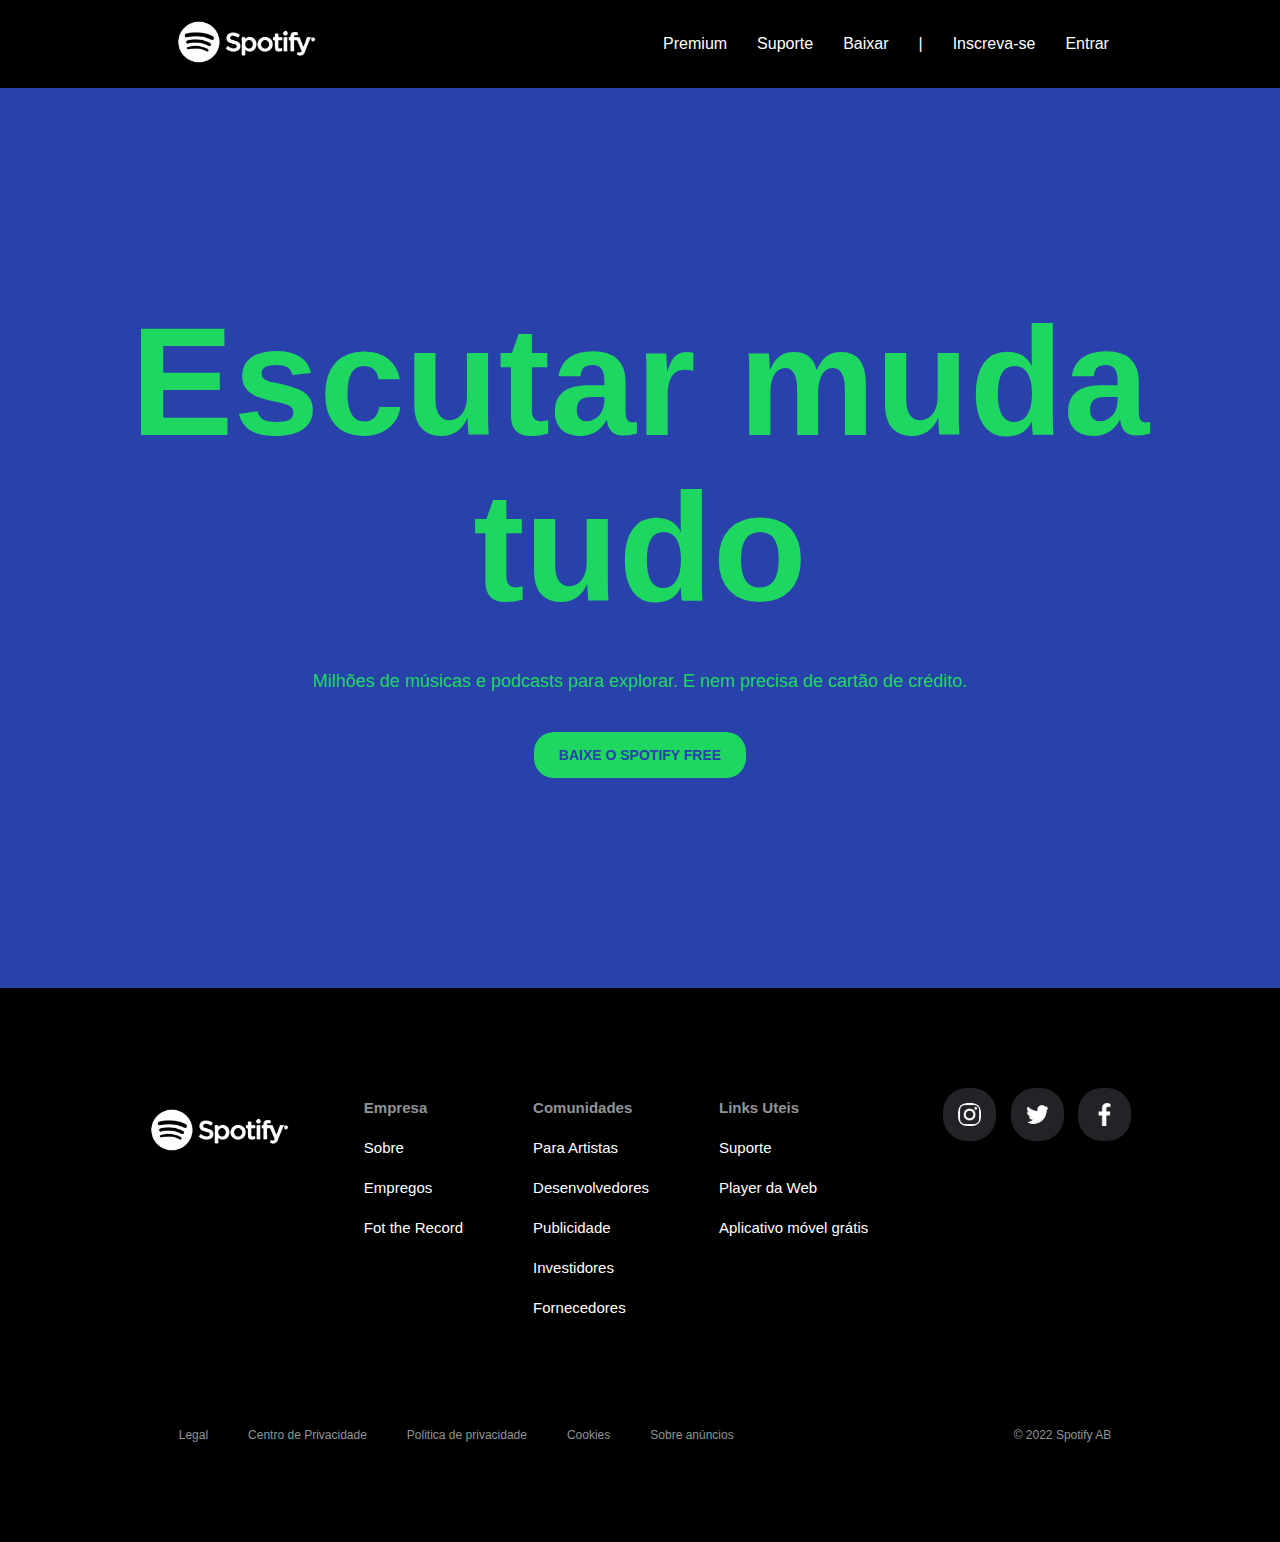
<file: index.html>
<!DOCTYPE html>
<html lang="pt-br">
<head>
    <meta charset="UTF-8">
    <meta http-equiv="X-UA-Compatible" content="IE=edge">
    <meta name="viewport" content="width=device-width, initial-scale=1.0">
    <title>Escutar muda tudo - Spotify</title>
    <link rel="stylesheet" href="style.css">
    <link rel="shortcut icon" href="imagens/logo.png" type="image/x-icon">
</head>
<body>
    <header id="cabecalho">
        <a href="#cabecalho"><img class="spot" src="imagens/spotify.png" alt=""></a>
        <nav class="menu">
            <div class="links">
                <a href="premium.html">Premium</a>
                <a href="suporte.html">Suporte</a>
                <a href="baixar.html">Baixar</a>
                <p>|</p>
                <a href="cadastro.html">Inscreva-se</a>
                <a href="login-spotify.html">Entrar</a>
            </div>
        </nav>
    </header>
    <main id="conteudo">
        <section class="conteudo-principal">
            <h1>Escutar muda tudo</h1>
            <p>Milhões de músicas e podcasts para explorar. E nem precisa de cartão de crédito.</p>
            <a href="baixar.html" ><input type="button" value="BAIXE O SPOTIFY FREE"></a>
        </section>
    </main>
    <footer class="rodape">
        <div class="rodape2">
            <a href="#cabecalho"><img class="spot" src="imagens/spotify.png" alt=""></a>
            
            <div class="rodapep">
                <h2>Empresa</h2>
                <a href="">
                    <p>Sobre</p>
                </a>
                <a href="">
                    <p>Empregos</p>
                </a>
                <a href="">
                    <p>Fot the Record</p>
                </a>
            </div>
            <div class="rodapep">
                <h2>Comunidades</h2>
                <a href="">
                    <p>Para Artistas</p>
                </a>
                <a href="">
                    <p>Desenvolvedores</p>
                </a>
                <a href="">
                    <p>Publicidade</p>
                </a>
                <a href="">
                    <p>Investidores</p>
                </a>
                <a href="">
                    <p>Fornecedores</p>
                </a>
            </div>
            <div class="rodapep">
                <h2>Links Uteis</h2>
                <a href="">
                    <p>Suporte</p>
                </a>
                <a href="">
                    <p>Player da Web</p>
                </a>
                <a href="">
                    <p>Aplicativo móvel grátis</p>
                </a>
            </div>
            <div class="rodapelink">
                <a href="https://www.instagram.com/spotifybrasil/?hl=pt-br" target="_blank"><img class="redes" src="imagens/instagramb.png" alt=""></a>
                <a href="https://twitter.com/SpotifyBrasil?ref_src=twsrc%5Egoogle%7Ctwcamp%5Eserp%7Ctwgr%5Eauthor" target="_blank"><img class="redes" src="imagens/twitterb.png" alt=""></a>
                <a href="https://www.facebook.com/SpotifyBrasil/" target="_blank"><img class="redes" src="imagens/facebook.png" alt=""></a>
            </div>
        </div>
        <div class="rodape3">
            <a href="">Legal</a>
            <a href="">Centro de Privacidade</a>
            <a href="">Politica de privacidade</a>
            <a href="">Cookies</a>
            <a href="">Sobre anúncios</a>
            <p>&copy 2022 Spotify AB</p>
        </div>
    </footer>
</body>
</html>
</file>
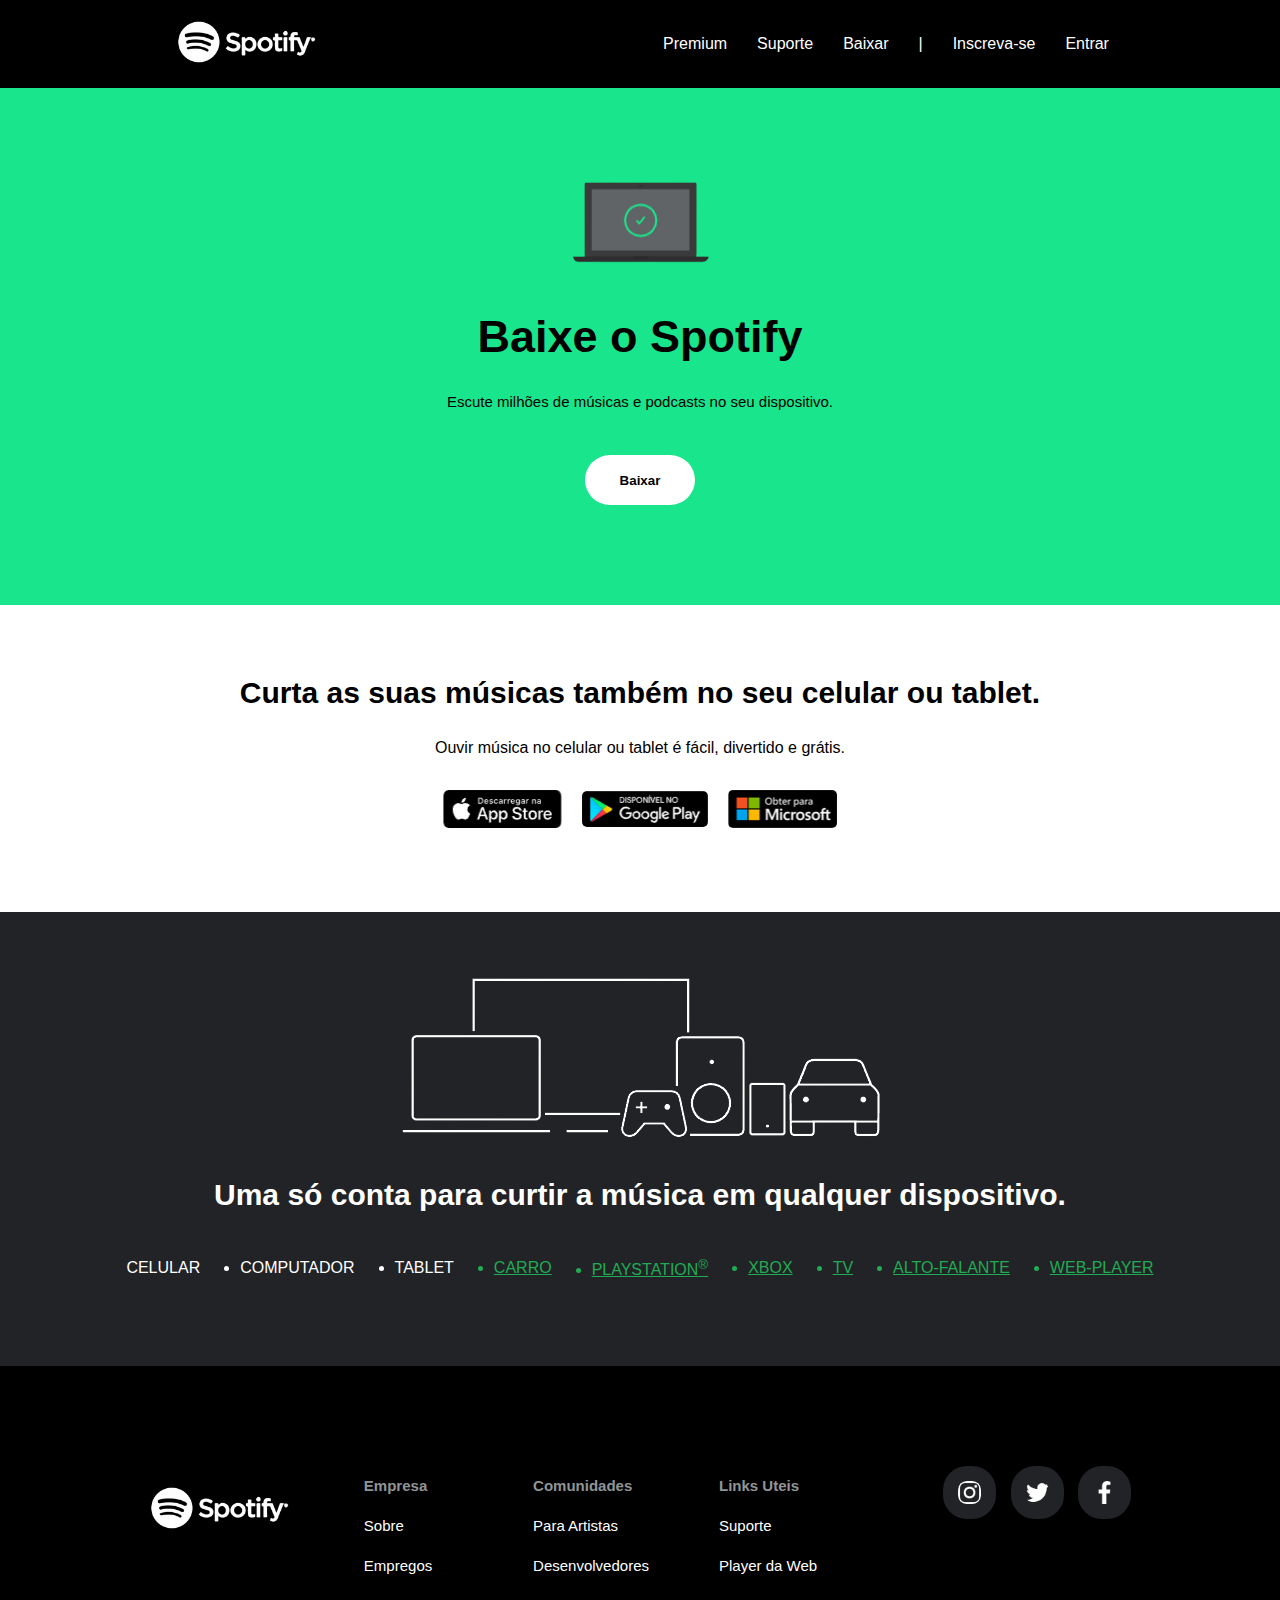
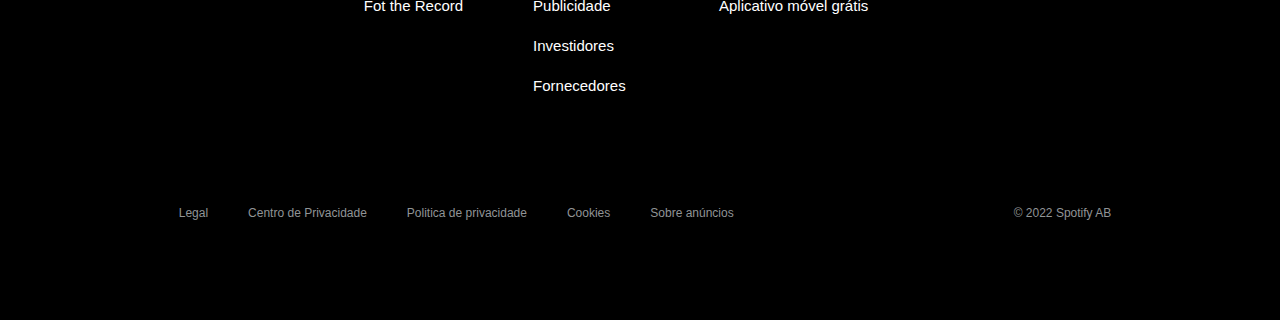
<file: baixar.html>
<!DOCTYPE html>
<html lang="pt-br">
<head>
    <meta charset="UTF-8">
    <meta http-equiv="X-UA-Compatible" content="IE=edge">
    <meta name="viewport" content="width=device-width, initial-scale=1.0">
    <title>Download para Windows - Spotify</title>
    <link rel="stylesheet" href="baixar.css">
    <link rel="shortcut icon" href="imagens/logo.png" type="image/x-icon">
</head>
<body>
    <header id="cabecalho">
        <a href="index.html"><img class="spot" src="imagens/spotify.png" alt=""></a>
        <nav class="menu">
            <div class="links">
                <a href="premium.html">Premium</a>
                <a href="">Suporte</a>
                <a href="baixar.html">Baixar</a>
                <p>|</p>
                <a href="cadastro.html">Inscreva-se</a>
                <a href="login-spotify.html">Entrar</a>
            </div>
        </nav>
    </header>
    <main id="conteudo">
        <section class="primeiro-conteudo">
            <img class="tela" src="imagens/tela.png" alt="">
            <div class="cont1">
                <h1>Baixe o Spotify</h1>
                <p>Escute milhões de músicas e podcasts no seu dispositivo.</p>
                <input type="button" value="Baixar">
            </div>
        </section>
        <section class="segundo-conteudo">
            <div class="cont2">
                <h2>Curta as suas músicas também no seu celular ou tablet.</h2>
                <p>Ouvir música no celular ou tablet é fácil, divertido e grátis.</p>
            </div>
            <div class="contimg">
                <a href="https://apps.apple.com/us/app/spotify-discover-new-music/id324684580?label=sp_cid%3Aba8ff68b-6190-4d9f-9eea-a642d6aa5755&_branch_match_id=1081614837976159095&utm_source=Web&utm_campaign=DEFAULT&utm_medium=%2Fdownload%20page&_branch_referrer=H4sIAAAAAAAAAwXBuwqAIBQA0K9pNHuoaRDR1OLYHvf6QFFK0KW%2F75zQWqkrpbW8Lfqvz%2FFJNPALzal1CrhnQJe3Wm4TbTcfCNJ7IZGIUQ2EWeWJcg4ICDZZAcAXzn%2F6U5CGVAAAAA%3D%3D" target="_blank"><img src="imagens/appapple.png" alt=""></a>
                <a href="https://play.google.com/store/apps/details?id=com.spotify.music&hl=en_US&gl=US&label=sp_cid%3Aba8ff68b-6190-4d9f-9eea-a642d6aa5755&_branch_match_id=1081614837976159095&utm_source=Web&utm_campaign=DEFAULT&utm_medium=%2Fdownload%20page&_branch_referrer=H4sIAAAAAAAAAwXBQQqAIBAAwNd0NLN00yCiW%2BC1e6ypJElJStDvmzlKSXmgNKe7BP%2FVMVwnXdmrF9CPCmaKaFwcc9r2YKtuNii9B2kIMNUQbpUnyjkkCLy1gCh6IX6vHZ7eVAAAAA%3D%3D" target="_blank"><img src="imagens/googleplay.png" alt=""></a>
                <a href="https://apps.microsoft.com/store/detail/spotify-%E2%80%91-m%C3%BAsicas-e-podcasts/9NCBCSZSJRSB?hl=pt-br&gl=BR" target="_blank"><img src="imagens/microsoft.png" alt=""></a>
            </div>
        </section>
        <section class="terceiro-conteudo">
            <img class="pcimg" src="imagens/pc.png" alt="">
            <div class="cont3">
                <h3>Uma só conta para curtir a música em qualquer dispositivo.</h3>
            </div>
            <div class="cont4">
                <ul class="lista">
                    <p>CELULAR</p>
                    <li>COMPUTADOR</li>
                    <li>TABLET</li>
                    <a href="">
                        <li>CARRO</li>
                    </a>
                    <a href="">
                        <li>PLAYSTATION<sup>&reg;</sup></li>
                    </a>
                    <a href="">
                        <li>XBOX</li>
                    </a>
                    <a href="">
                        <li>TV</li>
                    </a>
                    <a href="">
                        <li>ALTO-FALANTE</li>
                    </a>
                    <a href="">
                        <li>WEB-PLAYER</li>
                    </a>
                </ul>
            </div>
        </section>
        <footer class="rodape">
            <div class="rodape2">
                <a href="index.html"><img class="spot" src="imagens/spotify.png" alt=""></a>
                
                <div class="rodapep">
                    <h2>Empresa</h2>
                    <a href="">
                        <p>Sobre</p>
                    </a>
                    <a href="">
                        <p>Empregos</p>
                    </a>
                    <a href="">
                        <p>Fot the Record</p>
                    </a>
                </div>
                <div class="rodapep">
                    <h2>Comunidades</h2>
                    <a href="">
                        <p>Para Artistas</p>
                    </a>
                    <a href="">
                        <p>Desenvolvedores</p>
                    </a>
                    <a href="">
                        <p>Publicidade</p>
                    </a>
                    <a href="">
                        <p>Investidores</p>
                    </a>
                    <a href="">
                        <p>Fornecedores</p>
                    </a>
                </div>
                <div class="rodapep">
                    <h2>Links Uteis</h2>
                    <a href="">
                        <p>Suporte</p>
                    </a>
                    <a href="">
                        <p>Player da Web</p>
                    </a>
                    <a href="">
                        <p>Aplicativo móvel grátis</p>
                    </a>
                </div>
                <div class="rodapelink">
                    <a href=""><img class="redes" src="imagens/instagramb.png" alt=""></a>
                    <a href=""><img class="redes" src="imagens/twitterb.png" alt=""></a>
                    <a href=""><img class="redes" src="imagens/facebook.png" alt=""></a>
                </div>
            </div>
            <div class="rodape3">
                <a href="">Legal</a>
                <a href="">Centro de Privacidade</a>
                <a href="">Politica de privacidade</a>
                <a href="">Cookies</a>
                <a href="">Sobre anúncios</a>
                <p>&copy 2022 Spotify AB</p>
            </div>
        </footer>
    </main>
</body>
</html>
</file>
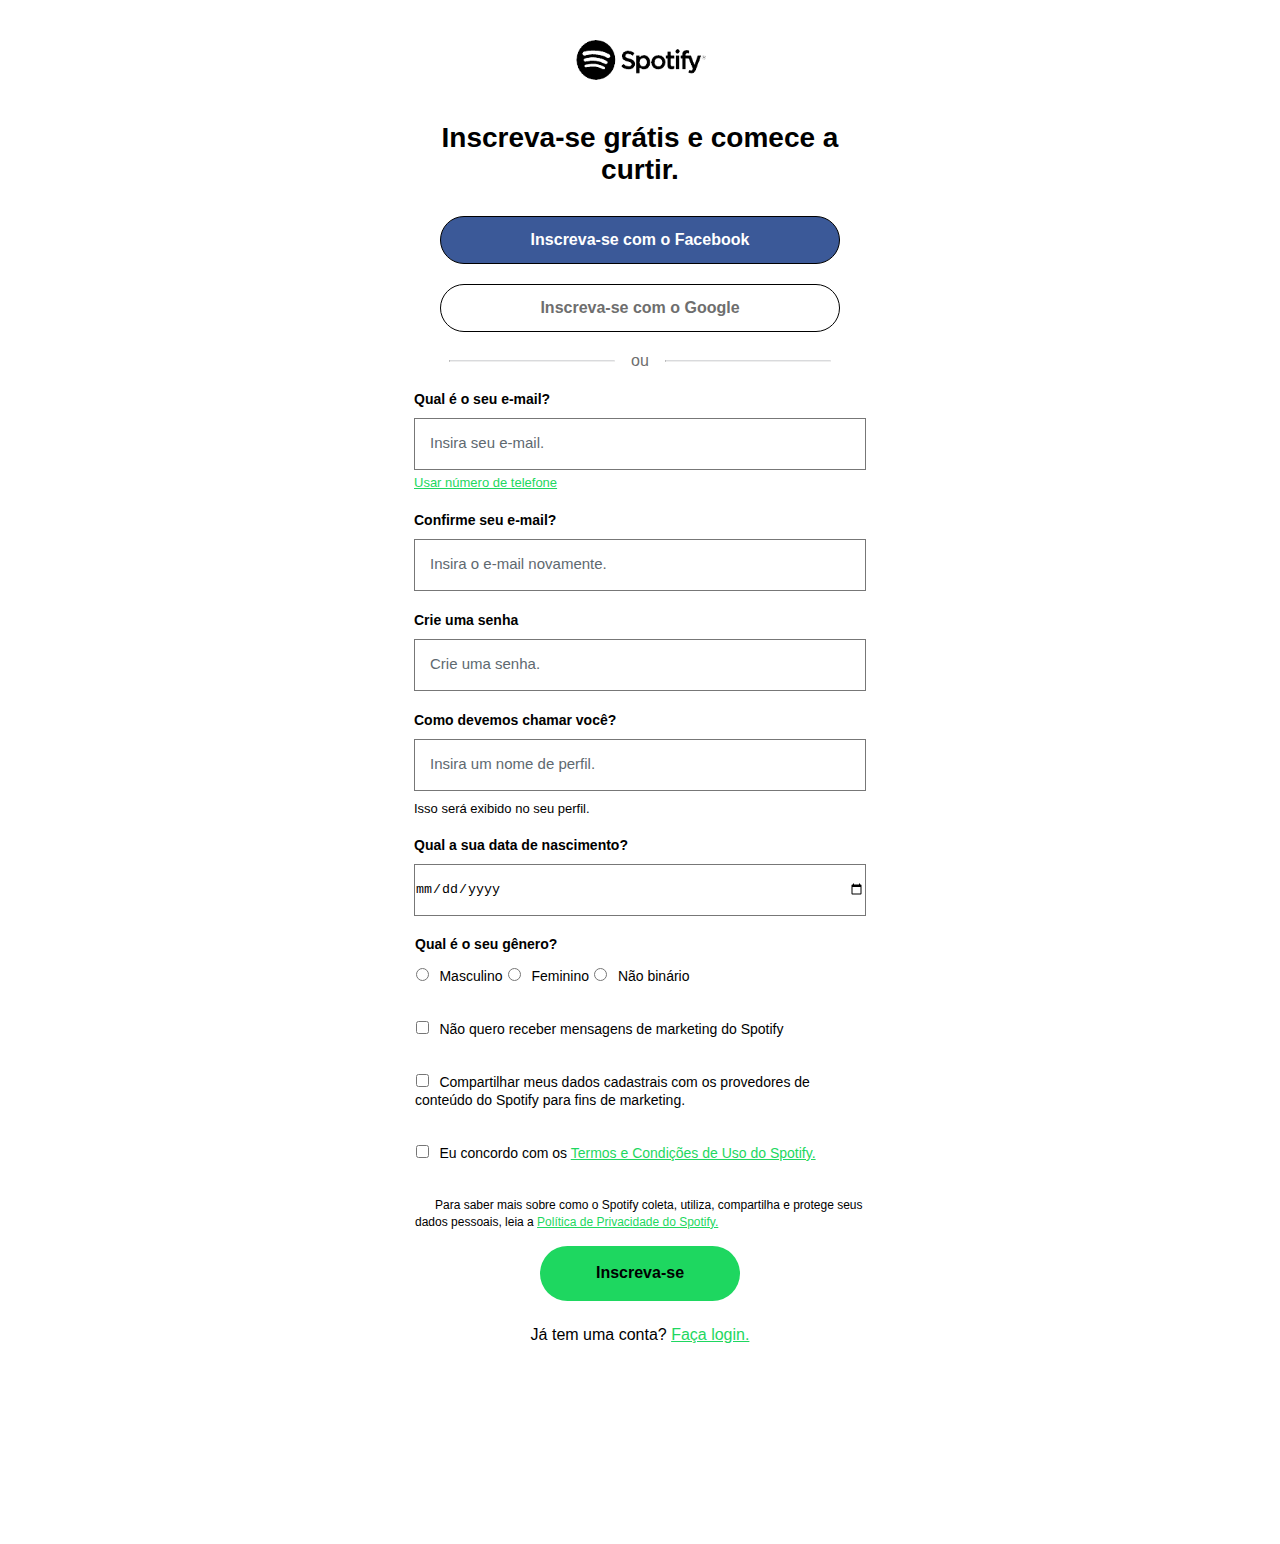
<file: cadastro.html>
<!DOCTYPE html>
<html lang="pt-br">
<head>
    <meta charset="UTF-8">
    <meta http-equiv="X-UA-Compatible" content="IE=edge">
    <meta name="viewport" content="width=device-width, initial-scale=1.0">
    <title>Inscreva-se - Spotify</title>
    <link rel="stylesheet" href="cadastro.css">
    <link rel="shortcut icon" href="imagens/logo.png" type="image/x-icon">
</head>
<body>
    <header id="cabecalho">
        <img src="imagens/spoti.png" alt="">
    </header>
    <main id="conteudo">
        <section class="conteudo-btn">
            <h1>Inscreva-se grátis e comece a curtir.</h1>
            <div>
                <input class="simples-btn" type="button" value="Inscreva-se com o Facebook"><br>
                <input type="button" value="Inscreva-se com o Google">
            </div>
        </section>
        <section class="conteudo-form">
            <div class="linha">
                <hr>
                <span> ou </span>
                <hr>
            </div>
            <div class="formu">
                <p><label for="email">Qual é o seu e-mail?</label></p>
                <input class="email" type="email" name="email" id="email" placeholder="Insira seu e-mail.">
                <p class="linktel"><a href="#">Usar número de telefone</a></p>
            </div>
            <div class="formu">
                <p><label for="emaill">Confirme seu e-mail?</label></p>
                <input class="emaill" type="email" name="email" id="emaill" placeholder="Insira o e-mail novamente.">
            </div>
            <div class="formu">
                <p><label for="senha">Crie uma senha</label></p>
                <input class="senha" type="password" name="senha" id="senha" placeholder="Crie uma senha.">
            </div>
            <div class="formu">
                <p><label for="nome">Como devemos chamar você?</label></p>
                <input class="nome" type="text" name="nome" id="nome" placeholder="Insira um nome de perfil.">
                <p class="prg">Isso será exibido no seu perfil.</p>
            </div>
            <div class="formu">
                <p><label for="data">Qual a sua data de nascimento?</label></p>
                <input class="data" type="date" name="data" id="data">
            </div>
            <div class="genero">
                <p>Qual é o seu gênero?</p>
                <div class="generoradi">
                    <input type="radio" name="radsex" id="masc">
                    <label for="masc">Masculino</label>
                    <input type="radio" name="radsex" id="femi">
                    <label for="femi">Feminino</label>
                    <input type="radio" name="radsex" id="bina">
                    <label for="bina">Não binário</label>
                </div>
                <div class="check">
                    <input type="checkbox" name="check" id="check">
                    <label for="check">Não quero receber mensagens de marketing do Spotify</label>
                </div>
                <div class="check">
                    <input type="checkbox" name="check" id="check2">
                    <label for="check2">Compartilhar meus dados cadastrais com os provedores de conteúdo do Spotify para fins de marketing.</label>
                </div>
                <div class="check">
                    <input type="checkbox" name="check" id="check3">
                    <label for="check3">Eu concordo com os <a href="#">Termos e Condições de Uso do Spotify.</a></label>
                </div>
            </div>
        </section>
        <section class="conteudo-inscreva">
            <p class="prg-final1">Para saber mais sobre como o Spotify coleta, utiliza, compartilha e protege seus dados pessoais, leia a <a href="">Política de Privacidade do Spotify.</a></p>
            <input class="btn-entrar" type="button" value="Inscreva-se">
            <p class="prg-final2">Já tem uma conta? <a href="">Faça login.</a></p>
        </section>
    </main>
</body>
</html>
</file>
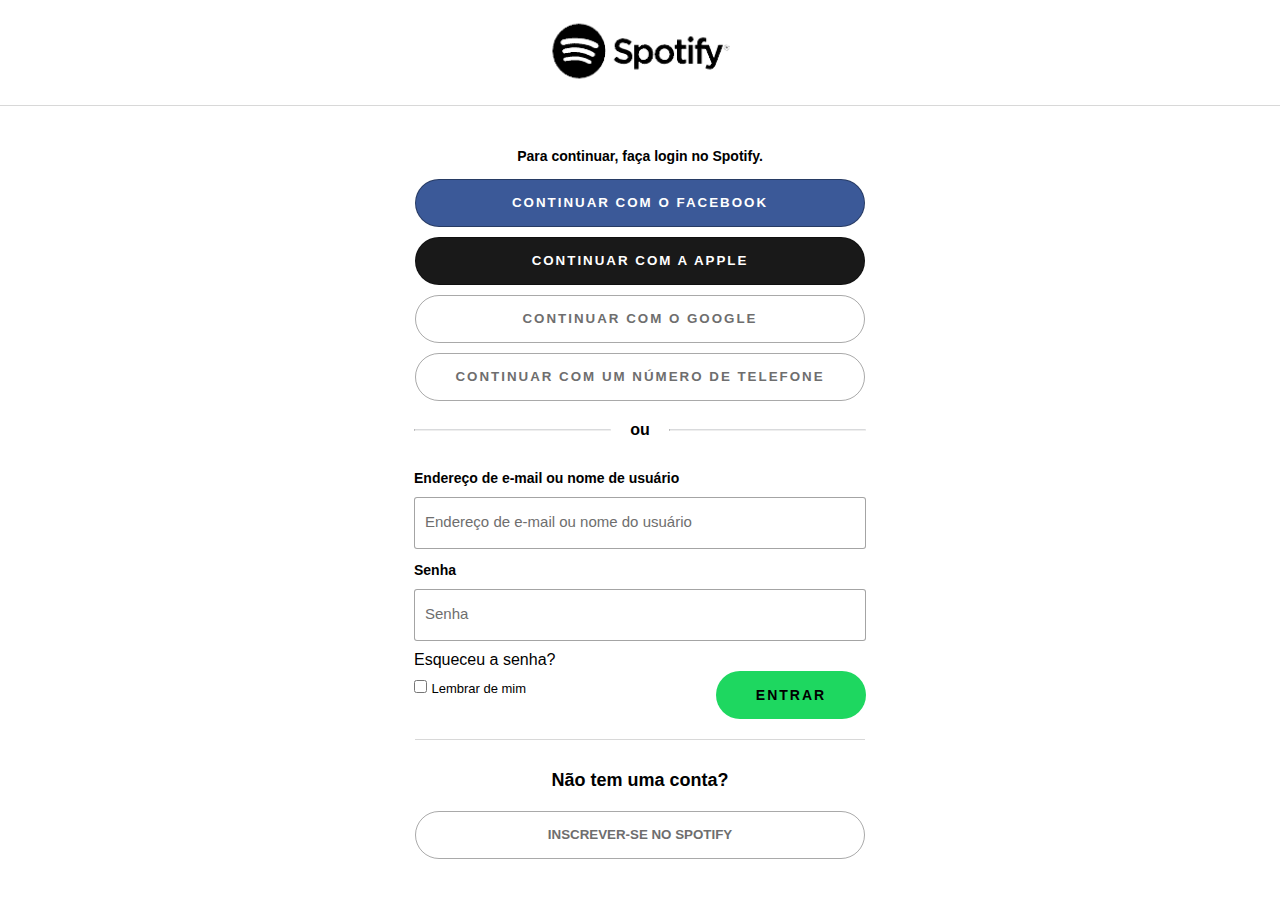
<file: login-spotify.html>
<!DOCTYPE html>
<html lang="pt-br">
<head>
    <meta charset="UTF-8">
    <meta http-equiv="X-UA-Compatible" content="IE=edge">
    <meta name="viewport" content="width=device-width, initial-scale=1.0">
    <title>Login-Spotify</title>
    <link rel="stylesheet" href="login.css">
    <link rel="shortcut icon" href="imagens/logo.png" type="image/x-icon">
</head>
<body>
    <header id="cabecalho">
        <img class="logo" src="imagens/spoti.png" alt="">
    </header>
    <main id="conteudo">
        <section class="conteudo-btn">
            <div class="btn">
                <p>Para continuar, faça login no Spotify.</p>
            </div>
            <div class="btn">
                <input class="face" type="button" value="CONTINUAR COM O FACEBOOK">
            </div>
            <div class="btn">
                <input class="apple" type="button" value="CONTINUAR COM A APPLE">
            </div>
            <div class="btn">
                <input class="btn-simples" type="button" value="CONTINUAR COM O GOOGLE">
            </div>
            <div class="btn">
                <input class="btn-simples" type="button" value="CONTINUAR COM UM NÚMERO DE TELEFONE">
            </div>
        </section>
        <section class="conteudo-form">
            <div class="linha">
                <hr>
                <span> ou </span>
                <hr>
            </div>
            <div class="form-email">
                <p><label for="email">Endereço de e-mail ou nome de usuário</label></p>
                <input class="email" type="email" name="email" id="email" placeholder="Endereço de e-mail ou nome do usuário">
            </div>
            <div>
                <p><label for="senha">Senha</label></p>
                <input class="senha" type="password" name="senha" id="senha" placeholder="Senha">
            </div>
            <div class="form-lembra">
                <div>
                    <p class="paragr"><a href="">Esqueceu a senha?</a></p>
                    <input type="checkbox" name="radlem" id="lembrar">
                    <label for="lembrar">Lembrar de mim</label>
                </div>
                <input class="entrar" type="button" value="ENTRAR">
            </div>
        </section>
        <section class="conteudo-inscreve">
            <p>Não tem uma conta?</p>
            <input class="btn-inscre" type="button" value="INSCREVER-SE NO SPOTIFY">
        </section>
    </main>
</body>
</html>
</file>
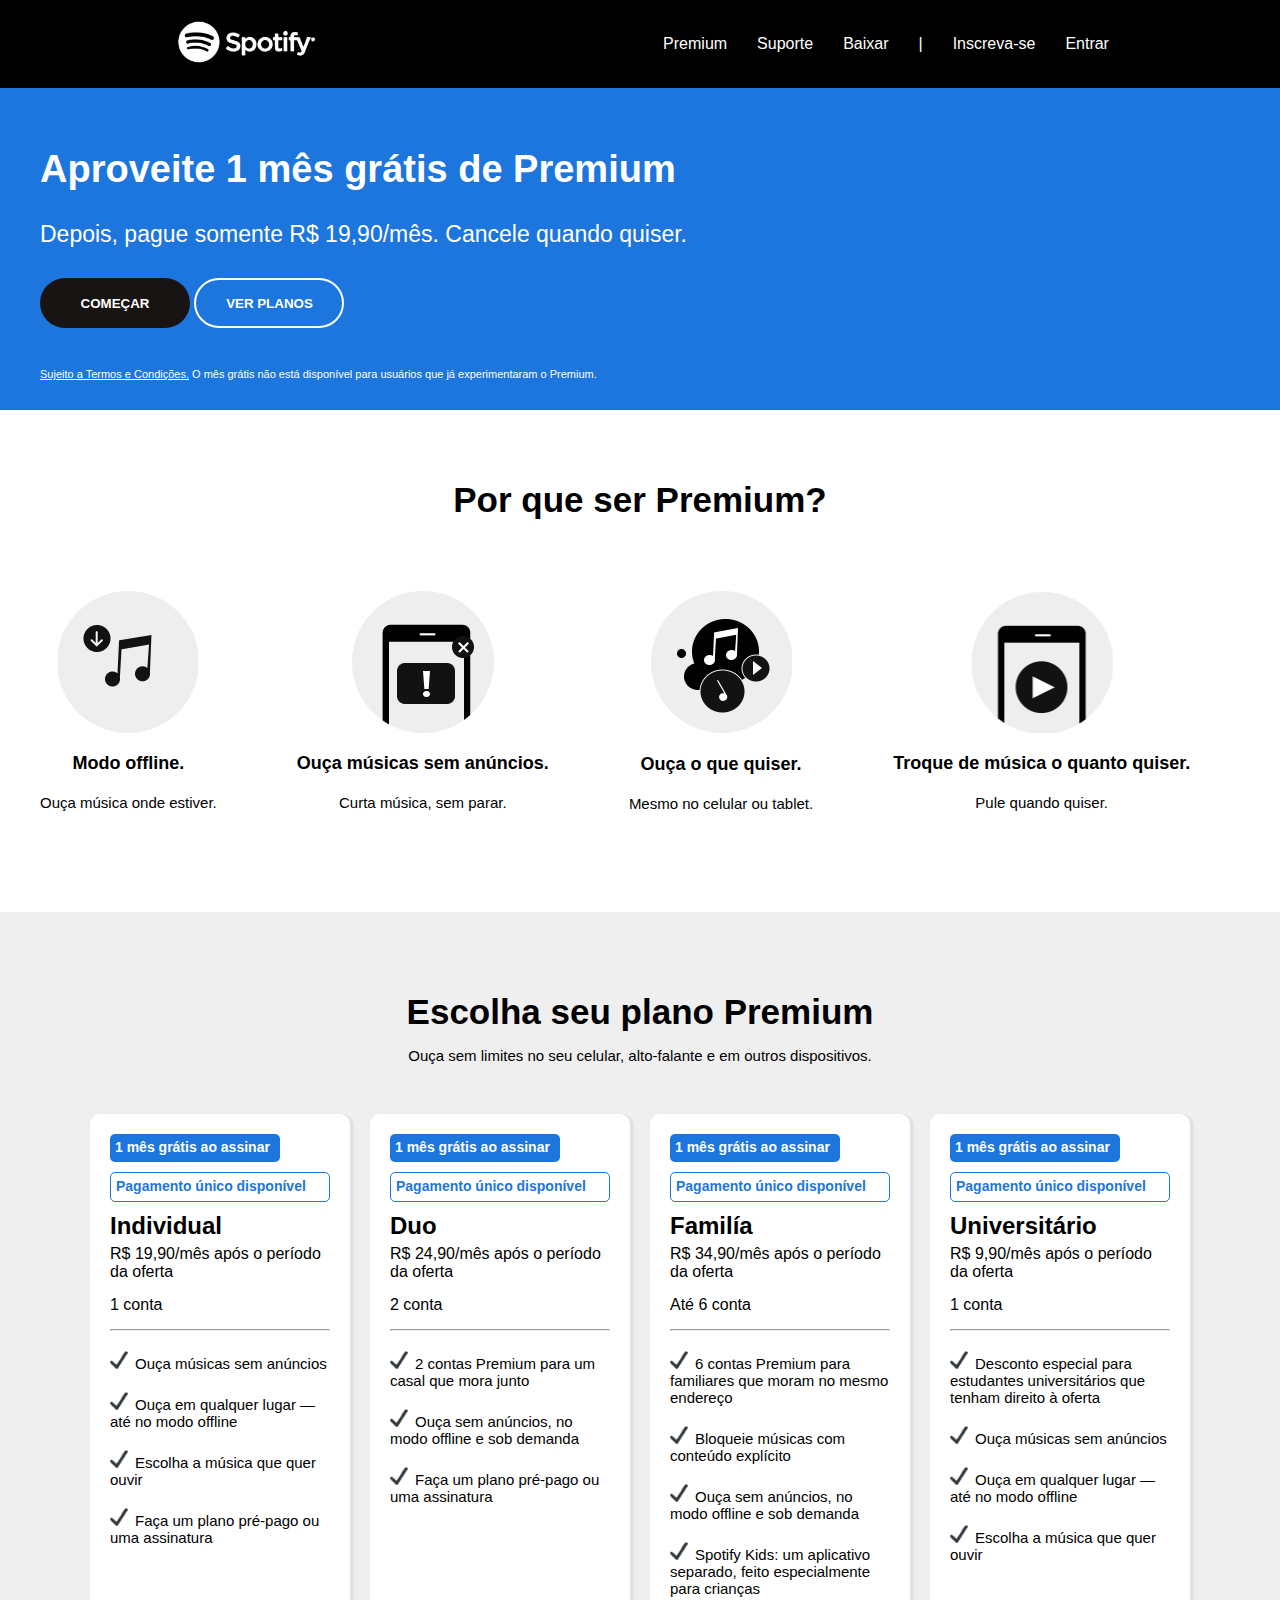
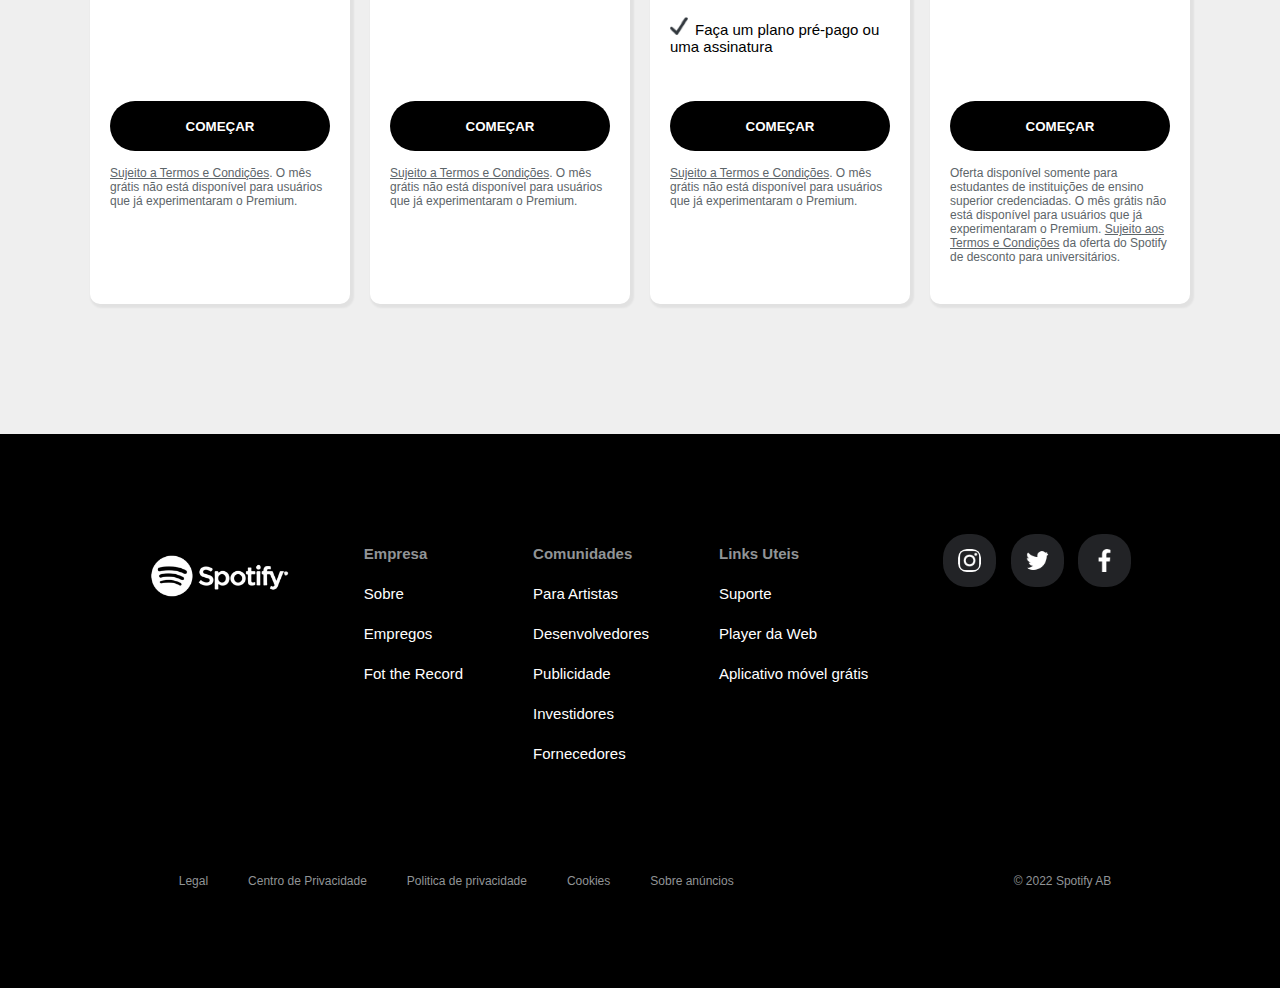
<file: premium.html>
<!DOCTYPE html>
<html lang="pt-br">
<head>
    <meta charset="UTF-8">
    <meta http-equiv="X-UA-Compatible" content="IE=edge">
    <meta name="viewport" content="width=device-width, initial-scale=1.0">
    <title>Spotify Premium - Spotify(BR)</title>
    <link rel="stylesheet" href="premium.css">
    <link rel="shortcut icon" href="imagens/logo.png" type="image/x-icon">
</head>
<body>
    <header id="cabecalho">
        <a href="index.html"><img class="spot" src="imagens/spotify.png" alt=""></a>
        <nav class="menu">
            <div class="links">
                <a href="premium.html">Premium</a>
                <a href="suporte.html">Suporte</a>
                <a href="baixar.html">Baixar</a>
                <p>|</p>
                <a href="cadastro.html">Inscreva-se</a>
                <a href="login-spotify.html">Entrar</a>
            </div>
        </nav>
    </header>
    <main class="conteudo">
        <section class="primeiro-conteudo">
            <div class="cont1">
                <h1>Aproveite 1 mês grátis de Premium</h1>
                <h2>Depois, pague somente R$ 19,90/mês. Cancele quando quiser.</h2>
                <div class="btn">
                    <input class="btn1" type="button" value="COMEÇAR">
                    <input class="btn2" type="button" value="VER PLANOS">
                </div>
                <p><a href="">Sujeito a Termos e Condições.</a> O mês grátis não está disponível para usuários que já experimentaram o Premium.</p>
            </div>
        </section>
        <section class="segundo-conteudo">
            <h1>Por que ser Premium?</h1>
            <div class="opcao">
                <div class="img1">
                    <img src="imagens/music.png" alt="">
                    <div class="prg-segundo">
                        <p class="prg1">Modo offline.</p>
                        <p class="prg2">Ouça música onde estiver.</p>
                    </div>
                </div>
                <div class="img1">
                    <img src="imagens/telx.png" alt="">
                    <div class="prg-segundo">
                        <p class="prg1">Ouça músicas sem anúncios.</p>
                        <p class="prg2">Curta música, sem parar.</p>
                    </div>
                </div>
                <div class="img1">
                    <img src="imagens/play.png" alt="">
                    <div class="prg-segundo">
                        <p class="prg1">Ouça o que quiser.</p>
                        <p class="prg2">Mesmo no celular ou tablet.</p>
                    </div>
                </div>
                <div class="img1">
                    <img src="imagens/telp.png" alt="">
                    <div class="prg-segundo">
                        <p class="prg1">Troque de música o quanto quiser.</p>
                        <p class="prg2">Pule quando quiser.</p>
                    </div>
                </div>
            </div>
        </section>
        <section class="terceiro-conteudo">
            <div class="cont2">
                <h1>Escolha seu plano Premium</h1>
                <p>Ouça sem limites no seu celular, alto-falante e em outros dispositivos.</p>
            </div>
            <div class="cont3">
                <div class="plano">
                    <div class="mes">
                        <p class="cont3prg">1 mês grátis ao assinar</p>
                        <p class="cont3prgg">Pagamento único disponível</p>
                    </div>
                    <h2>Individual</h2>
                    <p>R$ 19,90/mês após o período da oferta</p>
                    <p>1 conta</p>
                    <hr>
                    <ul>
                        <li>Ouça músicas sem anúncios</li>
                        <li>Ouça em qualquer lugar — até no modo offline</li>
                        <li>Escolha a música que quer ouvir</li>
                        <li>Faça um plano pré-pago ou uma assinatura</li>
                    </ul>
                    <input type="button" value="COMEÇAR">
                    <p  class="termos"><a href="">Sujeito a Termos e Condições</a>. O mês grátis não está disponível para usuários que já experimentaram o Premium.</p>
                </div>
                <div class="plano">
                    <div class="mes">
                        <p class="cont3prg">1 mês grátis ao assinar</p>
                        <p class="cont3prgg">Pagamento único disponível</p>
                    </div>
                    <h2>Duo</h2>
                    <p>R$ 24,90/mês após o período da oferta</p>
                    <p>2 conta</p>
                    <hr>
                    <ul>
                        <li>2 contas Premium para um casal que mora junto</li>
                        <li>Ouça sem anúncios, no modo offline e sob demanda</li>
                        <li>Faça um plano pré-pago ou uma assinatura</li>
                    </ul>
                    <input type="button" value="COMEÇAR">
                    <p class="termos"><a href="">Sujeito a Termos e Condições</a>. O mês grátis não está disponível para usuários que já experimentaram o Premium.</p>
                </div>
                <div class="plano">
                    <div class="mes">
                        <p class="cont3prg">1 mês grátis ao assinar</p>
                        <p class="cont3prgg">Pagamento único disponível</p>
                    </div>
                    <h2>Familía</h2>
                    <p>R$ 34,90/mês após o período da oferta</p>
                    <p>Até 6 conta</p>
                    <hr>
                    <ul>
                        <li>6 contas Premium para familiares que moram no mesmo endereço</li>
                        <li>Bloqueie músicas com conteúdo explícito</li>
                        <li>Ouça sem anúncios, no modo offline e sob demanda</li>
                        <li>Spotify Kids: um aplicativo separado, feito especialmente para crianças</li>
                        <li>Faça um plano pré-pago ou uma assinatura</li>
                    </ul>
                    <input type="button" value="COMEÇAR">
                    <p class="termos"><a href="">Sujeito a Termos e Condições</a>. O mês grátis não está disponível para usuários que já experimentaram o Premium.</p>
                </div>
                <div class="plano">
                    <div class="mes">
                        <p class="cont3prg">1 mês grátis ao assinar</p>
                        <p class="cont3prgg">Pagamento único disponível</p>
                    </div>
                    <h2>Universitário</h2>
                    <p>R$ 9,90/mês após o período da oferta</p>
                    <p>1 conta</p>
                    <hr>
                    <ul>
                        <li>Desconto especial para estudantes universitários que tenham direito à oferta</li>
                        <li>Ouça músicas sem anúncios</li>
                        <li>Ouça em qualquer lugar — até no modo offline</li>
                        <li>Escolha a música que quer ouvir</li>
                    </ul>
                    <input type="button" value="COMEÇAR">
                    <p class="termos">Oferta disponível somente para estudantes de instituições de ensino superior credenciadas. O mês grátis não está disponível para usuários que já experimentaram o Premium. <a href="">Sujeito aos Termos e Condições</a> da oferta do Spotify de desconto para universitários.</p>
                </div>
            </div>
        </section>
    </main>
    <footer class="rodape">
        <div class="rodape2">
            <a href="index.html"><img class="spot" src="imagens/spotify.png" alt=""></a>
            
            <div class="rodapep">
                <h2>Empresa</h2>
                <a href="">
                    <p>Sobre</p>
                </a>
                <a href="">
                    <p>Empregos</p>
                </a>
                <a href="">
                    <p>Fot the Record</p>
                </a>
            </div>
            <div class="rodapep">
                <h2>Comunidades</h2>
                <a href="">
                    <p>Para Artistas</p>
                </a>
                <a href="">
                    <p>Desenvolvedores</p>
                </a>
                <a href="">
                    <p>Publicidade</p>
                </a>
                <a href="">
                    <p>Investidores</p>
                </a>
                <a href="">
                    <p>Fornecedores</p>
                </a>
            </div>
            <div class="rodapep">
                <h2>Links Uteis</h2>
                <a href="">
                    <p>Suporte</p>
                </a>
                <a href="">
                    <p>Player da Web</p>
                </a>
                <a href="">
                    <p>Aplicativo móvel grátis</p>
                </a>
            </div>
            <div class="rodapelink">
                <a href="https://www.instagram.com/spotifybrasil/?hl=pt-br" target="_blank"><img class="redes" src="imagens/instagramb.png" alt=""></a>
                <a href="https://twitter.com/SpotifyBrasil?ref_src=twsrc%5Egoogle%7Ctwcamp%5Eserp%7Ctwgr%5Eauthor" target="_blank"><img class="redes" src="imagens/twitterb.png" alt=""></a>
                <a href="https://www.facebook.com/SpotifyBrasil/" target="_blank"><img class="redes" src="imagens/facebook.png" alt=""></a>
            </div>
        </div>
        <div class="rodape3">
            <a href="">Legal</a>
            <a href="">Centro de Privacidade</a>
            <a href="">Politica de privacidade</a>
            <a href="">Cookies</a>
            <a href="">Sobre anúncios</a>
            <p>&copy 2022 Spotify AB</p>
        </div>
    </footer>
</body>
</html>
</file>
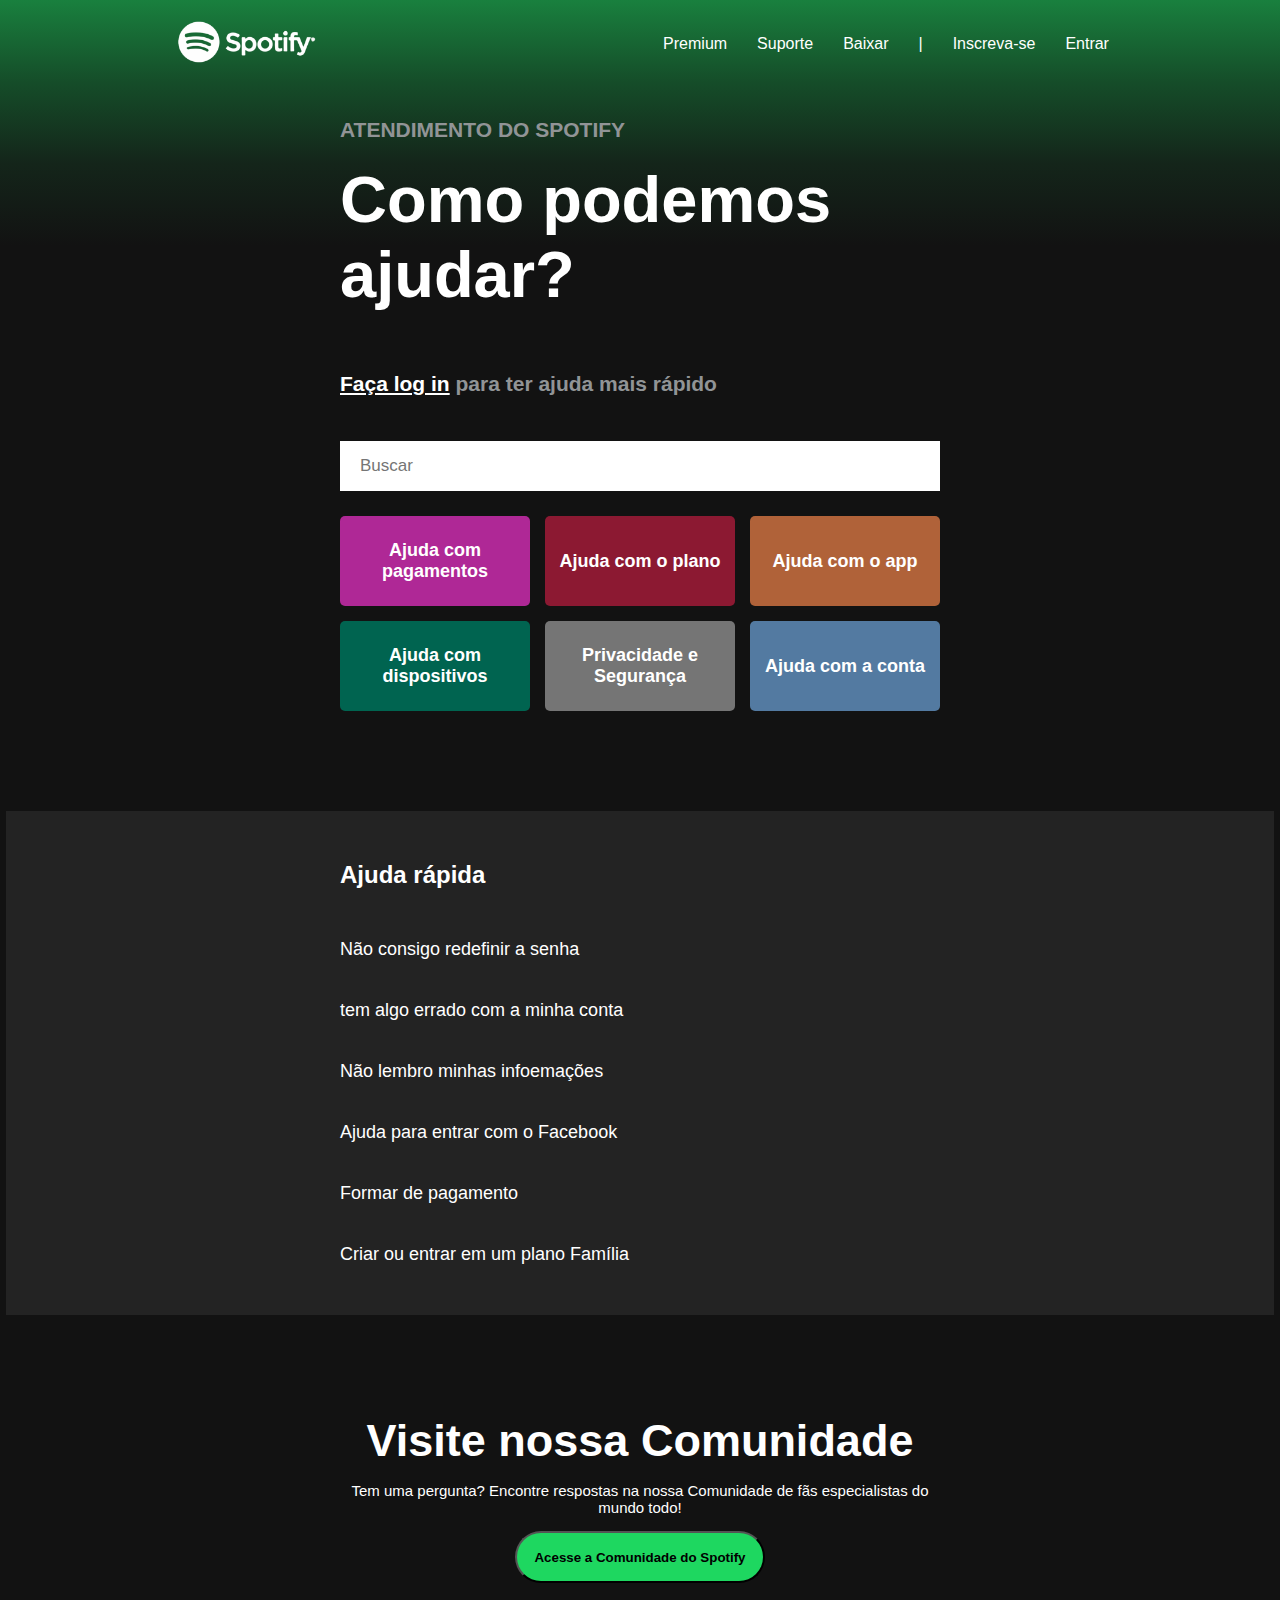
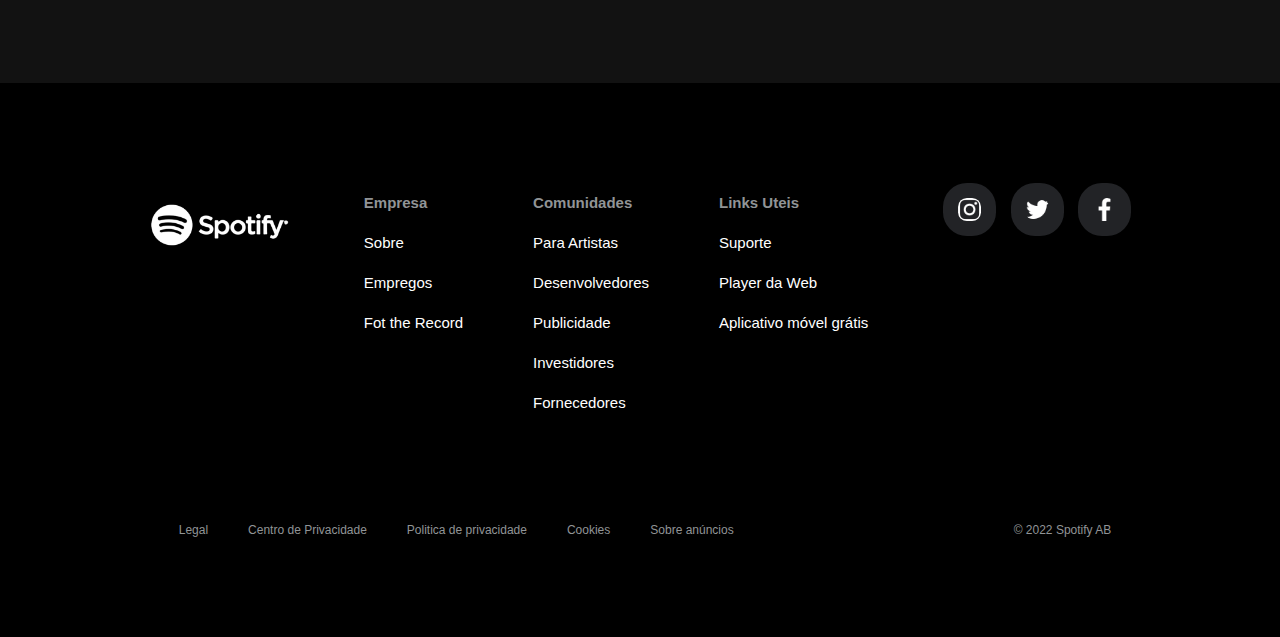
<file: suporte.html>
<!DOCTYPE html>
<html lang="pt-br">
<head>
    <meta charset="UTF-8">
    <meta http-equiv="X-UA-Compatible" content="IE=edge">
    <meta name="viewport" content="width=device-width, initial-scale=1.0">
    <title>Suporte - Spotify</title>
    <link rel="shortcut icon" href="imagens/logo.png" type="image/x-icon">
    <link rel="stylesheet" href="suporte.css">
</head>
<body>
    <header id="cabecalho">
        <a href="index.html"><img class="spot" src="imagens/spotify.png" alt=""></a>
        <nav class="menu">
            <div class="links">
                <a href="premium.html">Premium</a>
                <a href="suporte.html">Suporte</a>
                <a href="baixar.html">Baixar</a>
                <p>|</p>
                <a href="cadastro.html">Inscreva-se</a>
                <a href="login-spotify.html">Entrar</a>
            </div>
        </nav>
    </header>
    <main id="conteudo">
        <section id="primeiro-conteudo">
            <div class="login">
                <p>ATENDIMENTO DO SPOTIFY</p>
                <h1>Como podemos ajudar?</h1>
                <p><a href="">Faça log in</a> para ter ajuda mais rápido</p>
                <input class="busca" type="search" name="busca" id="busca" placeholder="Buscar">
            </div>
            <div class="ajuda">
                <a href="">
                    <div class="pagamento">
                        <p>Ajuda com pagamentos</p>
                    </div>
                </a>
                <a href="">
                    <div class="plano">
                        <p>Ajuda com o plano</p>
                    </div>
                </a>
                <a href="">
                    <div class="app">
                        <p>Ajuda com o app</p>
                    </div>
                </a>
                <a href="">
                    <div class="dispositivo">
                        <p>Ajuda com dispositivos</p>
                    </div>
                </a>
                <a href="">
                    <div class="seguranca">
                        <p>Privacidade e Segurança</p>
                    </div>
                </a>
                <a href="">
                    <div class="conta">
                        <p>Ajuda com a conta</p>
                    </div>
                </a>
            </div>
        </section>
        <section id="segundo-conteudo">
            <div class="ajuda-rapida">
                <h2>Ajuda rápida</h2>
                <p><a href="">Não consigo redefinir a senha</a></p>
                <p><a href="">tem algo errado com a minha conta</a></p>
                <p><a href="">Não lembro minhas infoemações</a></p>
                <p><a href="">Ajuda para entrar com o Facebook</a></p>
                <p><a href="">Formar de pagamento</a></p>
                <p><a href="">Criar ou entrar em um plano Família</a></p>
            </div>
        </section>
        <section id="terceiro-conteudo">
            <div class="visite">
                <h1>Visite nossa Comunidade</h1>
                <p>Tem uma pergunta? Encontre respostas na nossa Comunidade de fãs especialistas do mundo todo!</p>
                <input class="btn" type="button" value="Acesse a Comunidade do Spotify">
            </div>
        </section>
    </main>
    <footer class="rodape">
        <div class="rodape2">
            <a href="index.html"><img class="spot" src="imagens/spotify.png" alt=""></a>
            
            <div class="rodapep">
                <h2>Empresa</h2>
                <a href="">
                    <p>Sobre</p>
                </a>
                <a href="">
                    <p>Empregos</p>
                </a>
                <a href="">
                    <p>Fot the Record</p>
                </a>
            </div>
            <div class="rodapep">
                <h2>Comunidades</h2>
                <a href="">
                    <p>Para Artistas</p>
                </a>
                <a href="">
                    <p>Desenvolvedores</p>
                </a>
                <a href="">
                    <p>Publicidade</p>
                </a>
                <a href="">
                    <p>Investidores</p>
                </a>
                <a href="">
                    <p>Fornecedores</p>
                </a>
            </div>
            <div class="rodapep">
                <h2>Links Uteis</h2>
                <a href="">
                    <p>Suporte</p>
                </a>
                <a href="">
                    <p>Player da Web</p>
                </a>
                <a href="">
                    <p>Aplicativo móvel grátis</p>
                </a>
            </div>
            <div class="rodapelink">
                <a href=""><img class="redes" src="imagens/instagramb.png" alt=""></a>
                <a href=""><img class="redes" src="imagens/twitterb.png" alt=""></a>
                <a href=""><img class="redes" src="imagens/facebook.png" alt=""></a>
            </div>
        </div>
        <div class="rodape3">
            <a href="">Legal</a>
            <a href="">Centro de Privacidade</a>
            <a href="">Politica de privacidade</a>
            <a href="">Cookies</a>
            <a href="">Sobre anúncios</a>
            <p>&copy 2022 Spotify AB</p>
        </div>
    </footer>
</body>
</html>
</file>
<file: style.css>
* {
    margin: 0;
    padding: 0;
}

body {
    background-color: #2941AB;
    font-family: Arial, Helvetica, sans-serif;
}

#cabecalho {
    background-color: black;
    display: flex;
    flex-direction: row;
    justify-content: space-around;
    align-items: center;
}

.spot {
    width: 150px;
}

.links {
    display: flex;
    flex-direction: row;
    gap: 30px;
}

.links p {
    color: white;
}

.links a {
    color: white;
    text-decoration: none;
}

.links a:hover {
    color: #1ED741;
    transition: 0.1s;
}

#conteudo {
    height: 100vh;
    display: flex;
    flex-direction: column;
    justify-content: center;
    align-items: center;
    text-align: center;
}

#conteudo h1 {
    font-size: 154px;
    font-weight: bolder;
    color: #1ED760;
    line-height: 166px;
}

#conteudo p {
    font-size: 18px;
    color: #1ED760;
}

[type="button"] {
    font-weight: bolder;
    font-size: 14px;
    background-color: #1ED760;
    color: #2941AB;
    border: none;
    padding: 15px 25px;
    border-radius: 20px;
}

[type="button"]:hover {
    background-color: #2DE26D;
    font-size: 15px;
    height: 46px;
    cursor: pointer;
}

.conteudo-principal {
    display: flex;
    flex-direction: column;
    justify-content: center;
    align-items: center;
    gap: 40px;
    width: 1020px;
}

.rodape {
    background-color: black;
    color: white;
    display: flex;
    flex-direction: column;
    justify-content: space-around;
    align-items: center;
    padding-top: 100px;
    padding-bottom: 100px;

}

.rodape h2 {
    font-size: 15px;
    color: #919496;
}

.rodape2 a {
    color: white;
    text-decoration: none;
    font-size: 15px;
}

.rodape a:hover {
    color: #1ED741;
    transition: 0.1s;
}

.rodapep {
    line-height: 40px;
    padding-bottom: 100px;
}

.redes {
    width: 23px;
    background-color: #222326;
    padding: 15px;
    margin: 0 5px;
    border-radius: 45%;
}

.rodape2 {
    display: flex;
    flex-direction: row;
    justify-content: space-around;
    align-items: flex-start;
    gap: 70px;
}

.rodape3 {
    display: flex;
    flex-direction: row;
    justify-content: space-around;
    align-items: flex-start;
}

.rodape3 a {
    font-size: 12px;
    color: #919496;
    text-decoration: none;
    padding: 0 20px;
}

.rodape3 p {
    font-size: 12px;
    color: #919496;
    padding: 0 10px;
    margin-left: 250px;
}

@media screen and (max-width: 1150px) {
    #conteudo h1 {
        font-size: 115px;
    }
}

@media screen and (max-width: 820px) {
    #cabecalho {
        display: flex;
        flex-direction: row;
        flex-wrap: wrap;
    }

    .menu {
        padding-bottom: 20px;
    }

    #conteudo {
        display: flex;
        flex-direction: row;
        justify-content: center;
        align-items: center;
    }

    #conteudo h1 {
        font-size: 90px;
        line-height: 80px;
    }

    .rodape {
        display: flex;
        flex-direction: column;
        justify-content: center;
        align-items: flex-start;
        padding-top: 10px;
        padding-left: 10px;
    }

    .spot {
        width: 100px;
    }

    .rodapep {
        padding-bottom: 40px;
    }

    .rodape2 {
        display: flex;
        flex-direction: column;
        gap: 0px;
    }

    .rodape3 {
        display: flex;
        flex-direction: row;
        flex-wrap: wrap;
        align-items: center;
        justify-content: center;
    }

    .rodape a {
        margin-top: 30px;
    }

    .rodape3 p {
        margin-top: 20px;
        margin-left: 0;
    }
}
</file>
<file: baixar.css>
* {
    margin: 0;
    padding: 0;
}

body {
    background-color: white;
    font-family: Arial, Helvetica, sans-serif;
    height: 100vh;
}

#cabecalho {
    background-color: black;
    display: flex;
    flex-direction: row;
    justify-content: space-around;
    align-items: center;
}

.spot {
    width: 150px;
}

.links {
    display: flex;
    flex-direction: row;
    gap: 30px;
}

.links p {
    color: white;
}

.links a {
    color: white;
    text-decoration: none;
}

.links a:hover {
    color: #1ED741;
    transition: 0.1s;
}

#conteudo {
    display: flex;
    flex-direction: column;
}

.primeiro-conteudo {
    background-color: #19E68C;
    display: flex;
    flex-direction: column;
    justify-content: center;
    align-items: center;
}

.tela {
    margin-top: 70px;
    margin-bottom: 25px;
}

.cont1 {
    display: flex;
    flex-direction: column;
    align-items: center;
    gap: 30px;
    text-align: center;
    margin-bottom: 100px;
}

.cont1 h1 {
    font-size: 45px;
    font-weight: bolder;
}

.cont1 p {
    font-size: 15px;
    padding-bottom: 15px;
}

[type="button"] {
    width: 110px;
    height: 50px;
    background-color: white;
    border: none;
    border-radius: 50px;
    font-weight: bolder;
}

[type="button"]:hover {
    font-size: 14px;
    background-color: #f1f5f7;
    transform: translate(-1%, -1%);
    cursor: pointer;
}

.segundo-conteudo {
    background-color: white;
    display: flex;
    flex-direction: column;
    justify-content: center;
    align-items: center;
    margin-top: 60px;
    margin-bottom: 80px;
}

.cont2 {
    text-align: center;
    line-height: 55px;
    padding-bottom: 15px;
}

.cont2 h2 {
    font-size: 30px;
    font-weight: bolder;
}

.cont2 p {
    font-size: 16px;
}

.contimg {
    display: flex;
    flex-direction: row;
    justify-content: center;
    align-items: center;
    gap: 20px;
}

.contimg img {
    border-radius: 5px;
}

.terceiro-conteudo {
    background-color: #222326;
    display: flex;
    flex-direction: column;
    justify-content: center;
    align-items: center;
    padding-top: 35px;
    padding-bottom: 50px;
    gap: 10px;
}

.cont3 h3 {
    color: white;
    font-size: 30px;
    padding-bottom: 35px;
}

.cont4 {
    display: flex;
    flex-direction: row;
    padding-bottom: 37px;
}

.lista {
    display: flex;
    flex-direction: row;
    justify-content: space-around;
    align-items: center;
    flex-wrap: wrap;
    font-size: 16px;
    gap: 40px;
    color: white;
}

.lista a {
    color: #20AB54;
}

.lista a:hover {
    color: #2de26ccb;
}

.rodape {
    background-color: black;
    color: white;
    display: flex;
    flex-direction: column;
    justify-content: space-around;
    align-items: center;
    padding-top: 100px;
    padding-bottom: 100px;

}

.rodape h2 {
    font-size: 15px;
    color: #919496;
}

.rodape2 a {
    color: white;
    text-decoration: none;
    font-size: 15px;
}

.rodape a:hover {
    color: #1ED741;
    transition: 0.1s;
}

.rodapep {
    line-height: 40px;
    padding-bottom: 100px;
}

.redes {
    width: 23px;
    background-color: #222326;
    padding: 15px;
    margin: 0 5px;
    border-radius: 45%;
}

.rodape2 {
    display: flex;
    flex-direction: row;
    justify-content: space-around;
    align-items: flex-start;
    gap: 70px;
}

.rodape3 {
    display: flex;
    flex-direction: row;
    justify-content: space-around;
    align-items: flex-start;
}

.rodape3 a {
    font-size: 12px;
    color: #919496;
    text-decoration: none;
    padding: 0 20px;
}

.rodape3 p {
    font-size: 12px;
    color: #919496;
    padding: 0 10px;
    margin-left: 250px;
}

@media screen and (max-width:1000px) {
    
    #cabecalho {
        display: flex;
        flex-direction: row;
        align-items: center;
        flex-wrap: wrap;
    }

    .cont1 h1 {
        font-size: 35px;
        padding-bottom: 30px;
    }

    [type="button"] {
        margin-bottom: 50px;
    }

    .segundo-conteudo {
        margin-top: 70px;
        padding: 0 11px;
    }

    .cont2 h2 {
        font-size: 28px;
        line-height: 35px;
    }

    .menu {
        padding-bottom: 20px;
    }

    .pcimg {
        width: 450px;
    }

    .terceiro-conteudo

    .cont3 h3 {
        text-align: center;
        font-size: 28px;
    }

    .lista {
        display: flex;
        flex-direction: column;
        gap: 20px;
        list-style-type: none;
        font-size: 15px;
    }

    .rodape {
        display: flex;
        flex-direction: column;
        justify-content: center;
        align-items: flex-start;
        padding-top: 10px;
        padding-left: 10px;
    }

    .spot {
        width: 100px;
    }

    .rodapep {
        padding-bottom: 40px;
    }

    .rodape2 {
        display: flex;
        flex-direction: column;
        gap: 0px;
    }

    .rodape3 {
        display: flex;
        flex-direction: row;
        flex-wrap: wrap;
        align-items: center;
        justify-content: center;
    }

    .rodape a {
        margin-top: 30px;
    }

    .rodape3 p {
        margin-top: 20px;
        margin-left: 0;
    }
}
</file>
<file: cadastro.css>
* {
    margin: 0;
    padding: 0;
}

body {
    font-family: Arial, Helvetica, sans-serif;
    height: 100vh;
}

#cabecalho {
    display: flex;
    flex-direction: row;
    justify-content: center;
    align-items: center;
    padding: 30px 0;
}

img {
    width: 155px;
}

#conteudo {
    display: flex;
    flex-direction: column;
    justify-content: center;
    align-items: center;
}

.conteudo-btn {
    display: flex;
    flex-direction: column;
    justify-content: center;
    align-items: center;
    width: 400px;
}

.conteudo-btn h1 {
    font-size: 28px;
    font-weight: bolder;
    padding-bottom: 30px;
    text-align: center;
}


[type="button"] {
    font-size: 16px;
    font-weight: bold;
    color: #6E6E6E;
    background: transparent;
    width: 400px;
    height: 48px;
    border-radius: 50px;
    border: 1px solid black;
}

[type="button"]:hover {
    font-size: 18px;
    transform: translate(-1%, -1%);
    cursor: pointer;
}

.simples-btn {
    margin-bottom: 20px;
    background-color:  #3B5998;
    color: white;
}

.conteudo-form {
    display: flex;
    flex-direction: column;
    justify-content: center;
    align-items: center;
}

.linha {
    display: flex;
    flex-direction: row;
    justify-content: center;
    align-items: center;
    margin: 20px;
}

span {
    color: #6E6E6E;
    flex: 0.3 1 0%;
    text-align: center;
}

hr {
    width: 180px;
    flex: 1 1 0%;
    border-top: 1px solid rgb(217, 218, 220);
}

.formu {
    padding-bottom: ;
}

.email,.emaill, .senha, .nome, .data{
    width: 450px;
    height: 50px;
    border: 1px solid rgba(0, 0, 0, 0.534);
    margin-top: 10px;
}

.email:hover, .emaill:hover, .senha:hover, .nome:hover, .data:hover {
    border: 1px solid black;
}

.emaill, .senha, .data {
    margin-bottom: 20px;
}

.formu label {
    font-size: 14px;
    font-weight: bold;
}

.linktel a {
    color: #1ED760;
    font-size: 13px;
}

.linktel { 
    margin-top: 3px;
    margin-bottom: 20px;
}

.prg {
    font-size: 13px;
    padding-top: 10px;
    padding-bottom: 20px;
}

::placeholder {
    font-size: 15px;
    padding-left: 15px;
    color: #5e6970;
}

.genero {
    display: flex;
    flex-direction: column;
    justify-content: center;
    align-items: flex-start;
    width: 450px;
}

.genero input {
    margin: 0 1px;
}

.genero label {
    font-size: 14px;
    font-weight: 500;
    padding-left: 5px;
}

.genero p{
    font-size: 14px;
    font-weight: bold;
}

.generoradi {
    margin-top: 15px;
    margin-bottom: 35px;
}

.check {
    margin-bottom: 35px;
}

.check a {
    color: #1ED760;
}

.check a:hover {
    color: #2DE26D;
}

.conteudo-inscreva {
    display: flex;
    flex-direction: column;
    justify-content: center;
    align-items: center;
    width: 450px;
    margin-bottom: 200px;
}

.prg-final1 {
    font-size: 12px;
    text-indent: 20px;
    line-height: 17px;
    margin-bottom: 15px;
}

.conteudo-inscreva a {
    color: #1ED760;
}

.conteudo-inscreva a:hover {
    color: #2DE26D;
}

.btn-entrar {
    color: black;
    background-color: #1ED760;
    border: none;
    width: 200px;
    height: 55px;
    margin-bottom: 25px;
}

.btn-entrar:hover {
    background-color: #2DE26D;
}

.prg-final2 {
    font-size: 16px;
    font-weight: normal;
}

@media screen and (max-width:1000px) {
    img {
        width: 120px;
    }

    .conteudo-btn h1 {
        font-size: 26px;
    }

    [type="button"] {
        width: 320px;
    }

    .email,.emaill, .senha, .nome, .data {
        width: 400px;
    }

    .genero {
        width: 400px;
    }

    .conteudo-inscreva {
        width: 400px;
        margin-bottom: 155px;
    }

    .btn-entrar {
        width: 200px;
    }
}
</file>
<file: login.css>
* {
    margin: 0;
    padding: 0;
}

body {
    font-family: Arial, Helvetica, sans-serif;
    height: 100vh;
}

#cabecalho {
    display: flex;
    flex-direction: row;
    justify-content: center;
    align-items: center;
    padding: 10px;
}

.logo {
    width: 212px;
}

#conteudo {
    display: flex;
    flex-direction: column;
    justify-content: center;
    align-items: center;
    border-top: 1px solid rgba(0, 0, 0, 0.151);
    padding-top: 42px;
}

.conteudo-btn p {
    font-size: 14px;
    font-weight: bold;
    padding-bottom: 5px;
}

.conteudo-btn {
    display: flex;
    flex-direction: column;
    justify-content: space-around;
    align-items: center;
    gap: 10px;
    padding-bottom: 20px;
}

[type="button"] {
    width: 450px;
    height: 48px;
    border: 1px solid rgba(0, 0, 0, 0.336);
    border-radius: 50px;
    background-color: transparent;
}

[type="button"]:hover {
    border: 1px solid rgb(0, 0, 0);
    cursor: pointer;
}

.face {
    background-color: #3B5998;
    color: white;
    font-weight: bold;
    letter-spacing: 2px;
}

.apple {
    background-color: #191919;
    color: white;
    font-weight: bold;
    letter-spacing: 2px;
}

.btn-simples {
    font-weight: bolder;
    color: #6E6E6E;
    letter-spacing: 2px;
}

/*conteudo-form*/

.linha {
    display: flex;
    flex-direction: row;
    justify-content: center;
    align-items: center;
}

span {
    font-weight: bold;
    flex: 0.3 1 0%;
    text-align: center;
}

hr {
    flex: 1 1 0%;
    border-top: 1px solid rgb(217, 218, 220);
}

label {
    font-size: 14px;
    font-weight: bold;
}

.senha {
    width: 450px;
    height: 50px;
    border: 1px solid rgba(0, 0, 0, 0.356);
    margin-top: 10px;
    margin-bottom: 10px;
    border-radius: 3px;
}

.senha:hover {
    border: 1px solid rgba(0, 0, 0, 0.651);
}

.form-email {
    padding-top: 30px;
    padding-bottom: 12px;
}

.email {
    width: 450px;
    height: 50px;
    border: 1px solid rgba(0, 0, 0, 0.356);
    margin-top: 10px;
    border-radius: 3px;
}

.email:hover {
    border: 1px solid rgba(0, 0, 0, 0.651);
}

::placeholder {
    font-size: 15px;
    font-weight: 500;
    padding-left: 10px;
    color: #6E6E6E;
}

.paragr {
    margin-bottom: 10px;
}


.form-lembra {
    display: flex;
    flex-direction: row;
    justify-content: space-between;
}

.form-lembra a {
    text-decoration: none;
    color: black;
}


.form-lembra a:hover {
    text-decoration: underline;
}

.form-lembra label {
    font-size: 13px;
    font-weight: normal;
    color: black;
    margin-top: 20px;
}

.entrar {
    width: 150px;
    font-size: 14px;
    background-color: #1ED760;
    color: black;
    font-weight: bolder;
    letter-spacing: 2px;
    border: none;
    margin-top: 20px;
    margin-bottom: 20px;
}

.entrar:hover {
    font-size: 15px;
    border: none;
    transform: translate(-1px, -1px);
    background-color: #2DE26D;
}

.conteudo-inscreve {
    display: flex;
    flex-direction: column;
    justify-content: center;
    align-items: center;
    gap: 20px;
    text-align: center;
    border-top: 1px solid rgba(0, 0, 0, 0.151);
    padding-top: 30px;
}

.conteudo-inscreve p {
    font-size: 18px;
    font-weight: bolder;
}

.btn-inscre {
    color: #6E6E6E;
    font-weight: bolder;
}

@media screen and (max-width:700px) {
    #cabecalho {
        padding: 0px;
    }

    #conteudo {
        padding-top: 20px;
    }

    .conteudo-btn p {
        font-size: 14px;
    }

    .logo {
        width: 170px;
    }

    .form-lembra {
        display: flex;
        flex-direction: column;
        justify-content: space-between;
    }

    .entrar {
        width: 450px;
    }
}
</file>
<file: premium.css>
* {
    margin: 0;
    padding: 0;
}

body {
    background-color: white;
    font-family: Arial, Helvetica, sans-serif;
}

#cabecalho {
    background-color: black;
    display: flex;
    flex-direction: row;
    justify-content: space-around;
    align-items: center;
}

.spot {
    width: 150px;
}

.links {
    display: flex;
    flex-direction: row;
    gap: 30px;
}

.links p {
    color: white;
}

.links a {
    color: white;
    text-decoration: none;
}

.links a:hover {
    color: #1ED741;
    transition: 0.1s;
}


.conteudo {
    display: flex;
    flex-direction: column;
}

.primeiro-conteudo {
    display: flex;
    flex-direction: column;
    align-items: center;
    background-color: #1D75DE;
    padding-top: 60px;
    padding-bottom: 30px;
}

.cont1 {
    display: flex;
    flex-direction: column;
    align-items: flex-start;
    color: white;
    width: 1200px;
}

.cont1 h1 {
    font-size: 38px;
    padding-bottom: 30px;
}

.cont1 h2 {
    font-weight: normal;
    font-size: 23px;
    padding-bottom: 30px;
}

[type="button"] {
    width: 150px;
    height: 50px;
    border-radius: 50px;
    border: none;
    color: white;
    background-color: transparent;
}

[type="button"]:hover {
    transform: translate(-1%, -1%);
    font-size: 14px;
    cursor: pointer;
}

.btn1 {
    background-color: #191414;
    font-weight: bolder;
}

.btn1:hover {
    background-color: black;
}

.btn2 {
    border: 2px solid white;
    font-weight: bolder;
}

.btn2:hover {
    background-color: #247ce7;
}

.cont1 p {
    color: white;
    font-size: 11px;
    margin-top: 40px;
}

.cont1 a {
    color: white;
}

.segundo-conteudo {
    display: flex;
    flex-direction: column;
    justify-content: center;
    align-items: center;
    padding-bottom: 100px;
}

.segundo-conteudo h1 {
    font-size: 35px;
    padding-top: 70px;
    padding-bottom: 70px;
}

.opcao {
    display: flex;
    flex-direction: row;
    gap: 80px;
    width: 1200px;
}

.img1 {
    display: flex;
    flex-direction: column;
    justify-content: center;
    align-items: center;
}

.prg-segundo {
    display: flex;
    flex-direction: column;
    justify-content: center;
    align-items: center;
}

.prg1 {
    font-size: 18px;
    font-weight: bold;
    padding-top: 20px;
    padding-bottom: 20px;
}

.prg2 {
    font-size: 15px;
}

.terceiro-conteudo {
    background-color: #EFEFEF;
    display: flex;
    flex-direction: column;
    justify-content: center;
    align-items: center;
    padding-top: 80px;
}

.cont2 {
    display: flex;
    flex-direction: column;
    justify-content: center;
    align-items: center;
    width: 1200px;
}

.cont2 h1 {
    font-size: 35px;
    padding-bottom: 15px;
}

.cont2 p {
    font-size: 15px;
    padding-bottom: 50px;
}

.cont3 {
    display: flex;
    flex-direction: row;
    justify-content: center;
    align-items: center;
    gap: 20px;
    width: 1200px;
}

.plano {
    width: 220px;
    height: 750px;
    background-color: white;
    border-radius: 10px;
    box-shadow: 2px 2px 2px 2px rgba(0, 0, 0, 0.055);
    list-style-position: inside;
    padding: 20px;
    margin-bottom: 130px;
}

.cont3prg {
    border: 1px solid black;
    margin-bottom: 10px;
    background-color: #1D75DE;
    color: white;
    padding: 5px;
    font-size: 14px;
    font-weight: bold;
    width: 160px;
    height: 8px;
    border: none;
    border-radius: 5px;
}

.cont3prgg {
    border: 1px solid #1D75DE;
    height: 8px;
    color: #1D75DE;
    font-size: 14px;
    font-weight: bold;
    padding: 5px;
    border-radius: 5px;
    margin-bottom: 10px;
}

.plano h2 {
    padding-bottom: 5px;
}

.plano p {
    padding-bottom: 15px;
}

.plano ul {
    padding-top: 20px;
    height: 350px;
}

.plano li {
    padding-bottom: 20px;
    font-size: 15px;
}

li {
    list-style-image: url('imagens/2714.png');
}

.plano input {
    background-color: black;
    width: 220px;
    font-weight: bold;
}

.termos {
    font-size: 12px;
    color: #5d6569;
    padding: 15px 0;
}

.termos a {
    color: #5d6569;
}

.rodape {
    background-color: black;
    color: white;
    display: flex;
    flex-direction: column;
    justify-content: space-around;
    align-items: center;
    padding-top: 100px;
    padding-bottom: 100px;
}

.rodape h2 {
    font-size: 15px;
    color: #919496;
}

.rodape2 a {
    color: white;
    text-decoration: none;
    font-size: 15px;
}

.rodape a:hover {
    color: #1ED741;
    transition: 0.1s;
}

.rodapep {
    line-height: 40px;
    padding-bottom: 100px;
}

.redes {
    width: 23px;
    background-color: #222326;
    padding: 15px;
    margin: 0 5px;
    border-radius: 45%;
}

.rodape2 {
    display: flex;
    flex-direction: row;
    justify-content: space-around;
    align-items: flex-start;
    gap: 70px;
}

.rodape3 {
    display: flex;
    flex-direction: row;
    justify-content: space-around;
    align-items: flex-start;
}

.rodape3 a {
    font-size: 12px;
    color: #919496;
    text-decoration: none;
    padding: 0 20px;
}

.rodape3 p {
    font-size: 12px;
    color: #919496;
    padding: 0 10px;
    margin-left: 250px;
}

@media screen and (max-width: 1200px) {

    #cabecalho {
        display: flex;
        flex-direction: row;
        flex-wrap: wrap;
    }

    .menu {
        padding-bottom: 20px;
    }

    .cont1 {
        padding: 0 10px;
        width: 470px;
    }

    .cont1 h1 {
        font-size: 28px;
    }

    .cont1 h2 {
        font-size: 18px;
    }

    .cont1 p {
        font-size: 11px;
    }

    .btn {
        display: flex;
        flex-direction: column;
        gap: 8px;
    }

    .btn1 {
        width: 460px;
    }

    .btn2 {
        width: 460px;
    }

    .mes {
        display: flex;
        flex-direction: row;
        gap: 5px;
    }

    .cont2 {
        width: 470px;
    }

    .cont3 {
        gap: 15px;
        width: 470px;
    }

    .cont3prg {
        border: px solid black;
        margin-bottom: 10px;
        background-color: #1D75DE;
        color: white;
        padding: 5px;
        font-size: 13px;
        font-weight: bold;
        width: 160px;
        height: 7px;
        border: none;
        border-radius: 5px;
    }
    
    .cont3prgg {
        border: 1px solid #1D75DE;
        height: 7px;
        color: #1D75DE;
        font-size: 13px;
        font-weight: bold;
        padding: 5px;
        border-radius: 5px;
        margin-bottom: 10px;
    }

    .segundo-conteudo h1 {
        font-size: 28px;
        font-weight: bolder;
        padding-top: 38px;
        padding-bottom: 25px;
    }

    .opcao {
        display: flex;
        flex-direction: column;
        justify-content: center;
        align-items: flex-start;
        gap: 60px;
        width: 470px;
    }

    .img1 {
        display: flex;
        flex-direction: row;
    }

    .prg-segundo {
        display: flex;
        flex-direction: column;
        align-items: flex-start;
        justify-content: center;
        padding-left: 15px;
    }

    .prg1 {
        padding-top: 0px;
        padding-bottom: 15px;
    }

    img {
        width:100px;
    }

    .terceiro-conteudo {
        padding-top: 30px;
    }

    .cont2 h1 {
        font-size: 28px;
        padding-top: 0px;
    }

    .cont3 {
        display: flex;
        flex-direction: column;
        margin-bottom: 50px;
    }

    .plano{
        width: 400px;
        height: 520px;
        margin-bottom: 0;
    }

    .plano ul {
        height: 100px;
    }


    .plano input {
        background-color: black;
        width: 400px;
        font-weight: bold;
        margin-top: 90px;
    }

    .rodape {
        display: flex;
        flex-direction: column;
        justify-content: center;
        align-items: flex-start;
        padding-top: 10px;
        padding-left: 10px;
    }

    .spot {
        width: 100px;
    }

    .rodapep {
        padding-bottom: 40px;
    }

    .rodape2 {
        display: flex;
        flex-direction: column;
        gap: 0px;
    }

    .rodape3 {
        display: flex;
        flex-direction: row;
        flex-wrap: wrap;
        align-items: center;
        justify-content: center;
    }

    .rodape a {
        margin-top: 30px;
    }

    .rodape3 p {
        margin-top: 20px;
        margin-left: 0;
    }
}
</file>
<file: suporte.css>
* {
    margin: 0;
    padding: 0;
}

body {
    background-image: linear-gradient(to bottom, #19803E, #154D29, #14251A, #121212 11%);
    font-family: Arial, Helvetica, sans-serif;
    background-repeat: no-repeat;
}

#cabecalho {
    display: flex;
    flex-direction: row;
    justify-content: space-around;
    align-items: center;
}

.spot {
    width: 150px;
}

.links {
    display: flex;
    flex-direction: row;
    gap: 30px;
}

.links p {
    color: white;
}

.links a {
    color: white;
    text-decoration: none;
}

.links a:hover {
    color: #1ED741;
    transition: 0.1s;
}

#conteudo {
    display: flex;
    flex-direction: column;
    justify-content: center;
    align-items: center;
}

#primeiro-conteudo {
    display: flex;
    flex-direction: column;
    justify-content: center;
    align-items: center;
    width: 600px;
}

.login h1 {
    font-size: 65px;
    color: white;
    padding-bottom: 30px;
}

.login p {
    font-size: 21px;
    font-weight: bold;
    color: #919496;
    padding-top: 30px;
    padding-bottom: 20px;
}

#primeiro-conteudo a {
    color: white;
}

.busca {
    width: 600px;
    height: 50px;
    border: none;
    margin-top: 25px;
}

.busca:hover {
    border: none;
}

::placeholder {
    font-size: 17px;
    padding-left: 20px;
}

.ajuda a {
    text-decoration: none;
}

.ajuda {
    display: flex;
    flex-direction: row;
    flex-wrap: wrap;
    color: wheat;
    gap: 15px;
    margin-top: 25px;
}

.pagamento {
    display: flex;
    align-items: center;
    justify-content: center;
    text-align: center;
    font-weight: bolder;
    font-size: 18px;
    background-color: #AF2896;
    color: white;
    width: 190px;
    height: 90px;
    border-radius: 5px;
    flex-basis: 30%;
    flex-grow: 1;
}

.plano {
    display: flex;
    align-items: center;
    justify-content: center;
    text-align: center;
    font-weight: bolder;
    font-size: 18px;
    background-color: #8C1932;
    color: white;
    width: 190px;
    height: 90px;
    border-radius: 5px;
    flex-basis: 30%;
    flex-grow: 1;
}

.app {
    display: flex;
    align-items: center;
    justify-content: center;
    text-align: center;
    font-weight: bolder;
    font-size: 18px;
    background-color: #B06239;
    color: white;
    width: 190px;
    height: 90px;
    border-radius: 5px;
    flex-basis: 30%;
    flex-grow: 1;
}

.dispositivo{
    display: flex;
    align-items: center;
    justify-content: center;
    text-align: center;
    font-weight: bolder;
    font-size: 18px;
    background-color: #006450;
    color: white;
    width: 190px;
    height: 90px;
    border-radius: 5px;
    flex-basis: 30%;
    flex-grow: 1;
}

.seguranca {
    display: flex;
    align-items: center;
    justify-content: center;
    text-align: center;
    font-weight: bolder;
    font-size: 18px;
    background-color: #757575;
    color: white;
    width: 190px;
    height: 90px;
    border-radius: 5px;
    flex-basis: 30%;
    flex-grow: 1;
}

.conta {
    display: flex;
    align-items: center;
    justify-content: center;
    text-align: center;
    font-weight: bolder;
    font-size: 18px;
    background-color: #537AA1;
    color: white;
    width: 190px;
    height: 90px;
    border-radius: 5px;
    flex-basis: 30%;
    flex-grow: 1;
}

#segundo-conteudo {
    background-color: #232323;
    display: flex;
    flex-direction: column;
    align-items: center;
    width: 99vw;
    margin-top: 100px;
    margin-bottom: 100px;
}

.ajuda-rapida{
    color: white;
    display: flex;
    flex-direction: column;
    align-items: flex-start;
    justify-content: center;
    width: 600px;
    gap: 40px;
    padding-top: 50px;
    padding-bottom: 50px;
}

.ajuda-rapida h2 {
    padding-bottom: 10px;
}

.ajuda-rapida a {
    color: white;
    text-decoration: none;
    font-size: 18px;
}

.ajuda-rapida a:hover {
    text-decoration: underline;
}


.visite {
    display: flex;
    flex-direction: column;
    align-items: center;
    gap: 15px;
    width: 600px;
    padding-bottom: 100px;
}

.visite h1 {
    font-size: 45px;
    color: white;
}

.visite p {
    font-size: 15px;
    color: white;
    text-align: center;
}

.btn {
    font-weight: bolder;
    background-color: #1ED760;
    height: 52px;
    color: black;
    width: 250px;
    border-radius: 50px;
}

.btn:hover {
    cursor: pointer;
    transform: translate(-1%, -1%);
    font-size: 13.5px;
}

.rodape {
    background-color: black;
    color: white;
    display: flex;
    flex-direction: column;
    justify-content: space-around;
    align-items: center;
    padding-top: 100px;
    padding-bottom: 100px;
}

.rodape h2 {
    font-size: 15px;
    color: #919496;
}

.rodape2 a {
    color: white;
    text-decoration: none;
    font-size: 15px;
}

.rodape a:hover {
    color: #1ED741;
    transition: 0.1s;
}

.rodapep {
    line-height: 40px;
    padding-bottom: 100px;
}

.redes {
    width: 23px;
    background-color: #222326;
    padding: 15px;
    margin: 0 5px;
    border-radius: 45%;
}

.rodape2 {
    display: flex;
    flex-direction: row;
    justify-content: space-around;
    align-items: flex-start;
    gap: 70px;
}

.rodape3 {
    display: flex;
    flex-direction: row;
    justify-content: space-around;
    align-items: flex-start;
}

.rodape3 a {
    font-size: 12px;
    color: #919496;
    text-decoration: none;
    padding: 0 20px;
}

.rodape3 p {
    font-size: 12px;
    color: #919496;
    padding: 0 10px;
    margin-left: 250px;
}

@media screen and (max-width: 760px) {

    #cabecalho {
        display: flex;
        flex-direction: row;
        flex-wrap: wrap;
    }

    .menu {
        padding-bottom: 20px;
    }

    #primeiro-conteudo {
        display: flex;
        flex-direction: row;
        flex-wrap: wrap;
        width: 470px;
    }

    .login {
        margin-left: 20px;
        margin-right: 20px;
    }

    .login h1 {
        font-size: 45px;
        color: white;
        padding-bottom: 30px;
    }
    
    .login p {
        font-size: 18px;
        font-weight: bold;
        color: #919496;
        padding-top: 30px;
        padding-bottom: 20px;
    }

    .busca {
        width: 396px;
    }

    .ajuda {
        display: flex;
        flex-direction: row;
        flex-wrap: wrap;
        flex-basis: 90%;
    }


    #segundo-conteudo {
        display: flex;
        flex-direction: row;
        flex-wrap: wrap;
        width: 480px;
    }

    .ajuda-rapida {
        margin-left: 20px;
        margin-right: 20px;
    }
    

    #terceiro-conteudo {
        display: flex;
        flex-direction: row;
        flex-wrap: wrap;
        width: 480px;
    }

    .visite {
        margin-left: 10px;
        margin-right: 10px;
        text-align: center;
    }

    .visite h1 {
        font-size: 30px;
    }

    .rodape {
        display: flex;
        flex-direction: column;
        justify-content: center;
        align-items: flex-start;
        padding-top: 10px;
        padding-left: 10px;
    }

    .spot {
        width: 100px;
    }

    .rodapep {
        padding-bottom: 40px;
    }

    .rodape2 {
        display: flex;
        flex-direction: column;
        gap: 0px;
    }

    .rodape3 {
        display: flex;
        flex-direction: row;
        flex-wrap: wrap;
        align-items: center;
        justify-content: center;
    }

    .rodape a {
        margin-top: 30px;
    }

    .rodape3 p {
        margin-top: 20px;
        margin-left: 0;
    }
}
</file>
